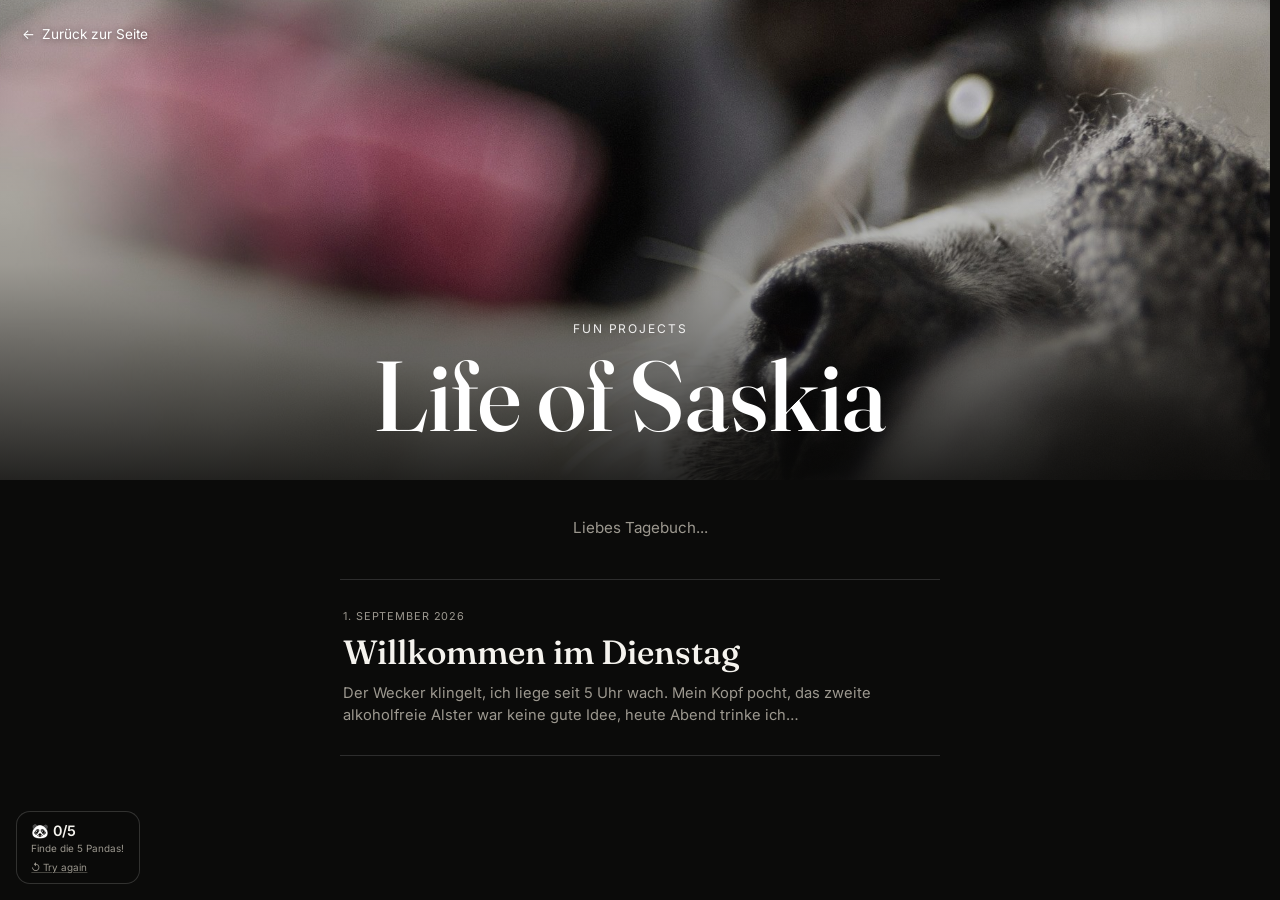
<file: apps/blog/index.html>
<!doctype html>
<html lang="de">
<head>
<meta charset="UTF-8">
<meta name="robots" content="noindex, nofollow">
<meta name="viewport" content="width=device-width, initial-scale=1.0">
<title>Blog — Saskia Krug</title>
<link rel="icon" type="image/png" href="../../assets/header/favicon.png">
<link rel="preconnect" href="https://fonts.googleapis.com">
<link rel="preconnect" href="https://fonts.gstatic.com" crossorigin>
<link href="https://fonts.googleapis.com/css2?family=Fraunces:opsz,wght@9..144,340;9..144,440;9..144,520&family=Inter:wght@300;400;500;600&display=swap" rel="stylesheet">
<link rel="stylesheet" href="style.css">
<link rel="stylesheet" href="../../css/panda-hunt.css">
<link href="https://assets.calendly.com/assets/external/widget.css" rel="stylesheet">
<script src="https://assets.calendly.com/assets/external/widget.js" type="text/javascript" async></script>
<!-- Cloudflare Web Analytics --><script type='module' src='https://static.cloudflareinsights.com/beacon.min.js' data-cf-beacon='{"token": "488ae56f09494317940a89add49a02ae"}'></script><!-- End Cloudflare Web Analytics -->
</head>
<body data-panda-page="blog">

<a href="../../index.html#fun-projects" class="app__back app__back--overlay"><span>←</span> Zurück zur Seite</a>

<div class="blog-hero">
  <div class="blog-hero__bg" style="background-image:url('../../assets/header/closing-bg.jpeg')"></div>
  <div class="blog-hero__overlay"></div>
  <div class="blog-hero__content">
    <p class="blog-hero__eyebrow">Fun Projects</p>
    <h1 class="blog-hero__title">Life of Saskia</h1>
  </div>
</div>

<header class="app__header">
  <p class="app__sub">Liebes Tagebuch...</p>
</header>

<!-- LIST -->
<section class="list" id="postList"></section>

<!-- SINGLE POST -->
<section class="post" id="postView" hidden>
  <button type="button" class="post__back" id="postBackBtn"><span>←</span> Zur Übersicht</button>
  <article class="post__card" id="postCard">
    <img src="../../assets/header/SK_Logo.png" class="post__logo" alt="SK">
    <p class="post__date" id="postDate"></p>
    <h2 class="post__title" id="postTitle"></h2>
    <div class="post__body" id="postBody"></div>
  </article>
  <button type="button" class="post__back post__back--bottom" id="postBackBtnBottom"><span>←</span> Zur Übersicht</button>
</section>

<script src="posts.js"></script>
<script src="script.js"></script>
<script>window.PANDA_ASSET_BASE = "../../assets/";</script>
<script src="../../js/panda-hunt.js"></script>
</body>
</html>
</file>
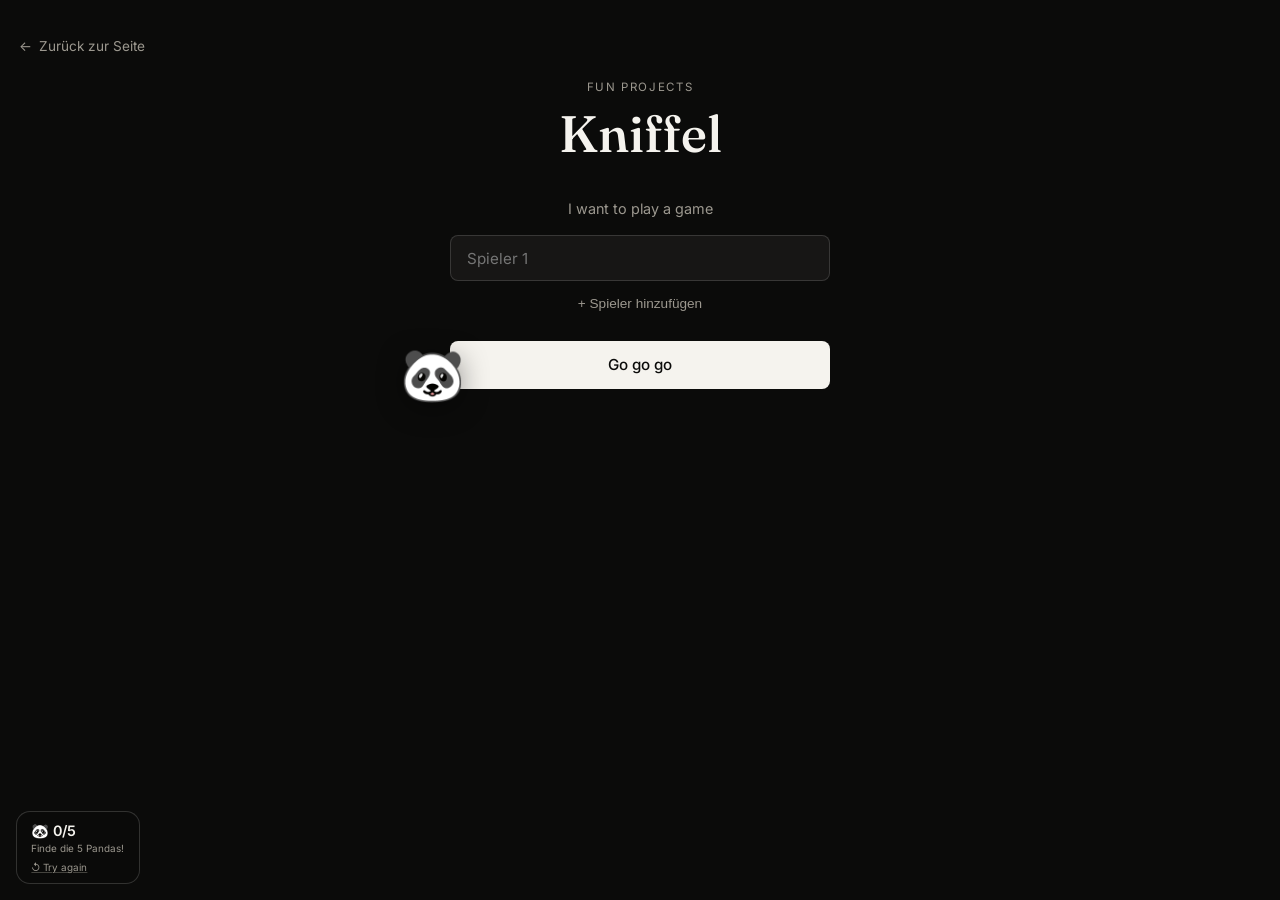
<file: apps/kniffel/index.html>
<!doctype html>
<html lang="de">
<head>
<meta charset="UTF-8">
<meta name="robots" content="noindex, nofollow">
<meta name="viewport" content="width=device-width, initial-scale=1.0">
<title>Kniffel — Saskia Krug</title>
<link rel="icon" type="image/png" href="../../assets/header/favicon.png">
<link rel="preconnect" href="https://fonts.googleapis.com">
<link rel="preconnect" href="https://fonts.gstatic.com" crossorigin>
<link href="https://fonts.googleapis.com/css2?family=Fraunces:opsz,wght@9..144,340;9..144,440;9..144,520&family=Inter:wght@300;400;500;600&display=swap" rel="stylesheet">
<link rel="stylesheet" href="style.css">
<link rel="stylesheet" href="../../css/panda-hunt.css">
<link href="https://assets.calendly.com/assets/external/widget.css" rel="stylesheet">
<script src="https://assets.calendly.com/assets/external/widget.js" type="text/javascript" async></script>
<!-- Cloudflare Web Analytics --><script type='module' src='https://static.cloudflareinsights.com/beacon.min.js' data-cf-beacon='{"token": "488ae56f09494317940a89add49a02ae"}'></script><!-- End Cloudflare Web Analytics -->
</head>
<body data-panda-page="kniffel">

<a href="../../index.html#fun-projects" class="app__back"><span>←</span> Zurück zur Seite</a>

<header class="app__header">
  <p class="app__eyebrow">Fun Projects</p>
  <h1 class="app__title">Kniffel</h1>
</header>

<div id="kniffelRoot"></div>

<script src="kniffel.js"></script>
<script>
  KniffelGame.mount(document.getElementById("kniffelRoot"));
</script>
<script>window.PANDA_ASSET_BASE = "../../assets/";</script>
<script src="../../js/panda-hunt.js"></script>
</body>
</html>
</file>
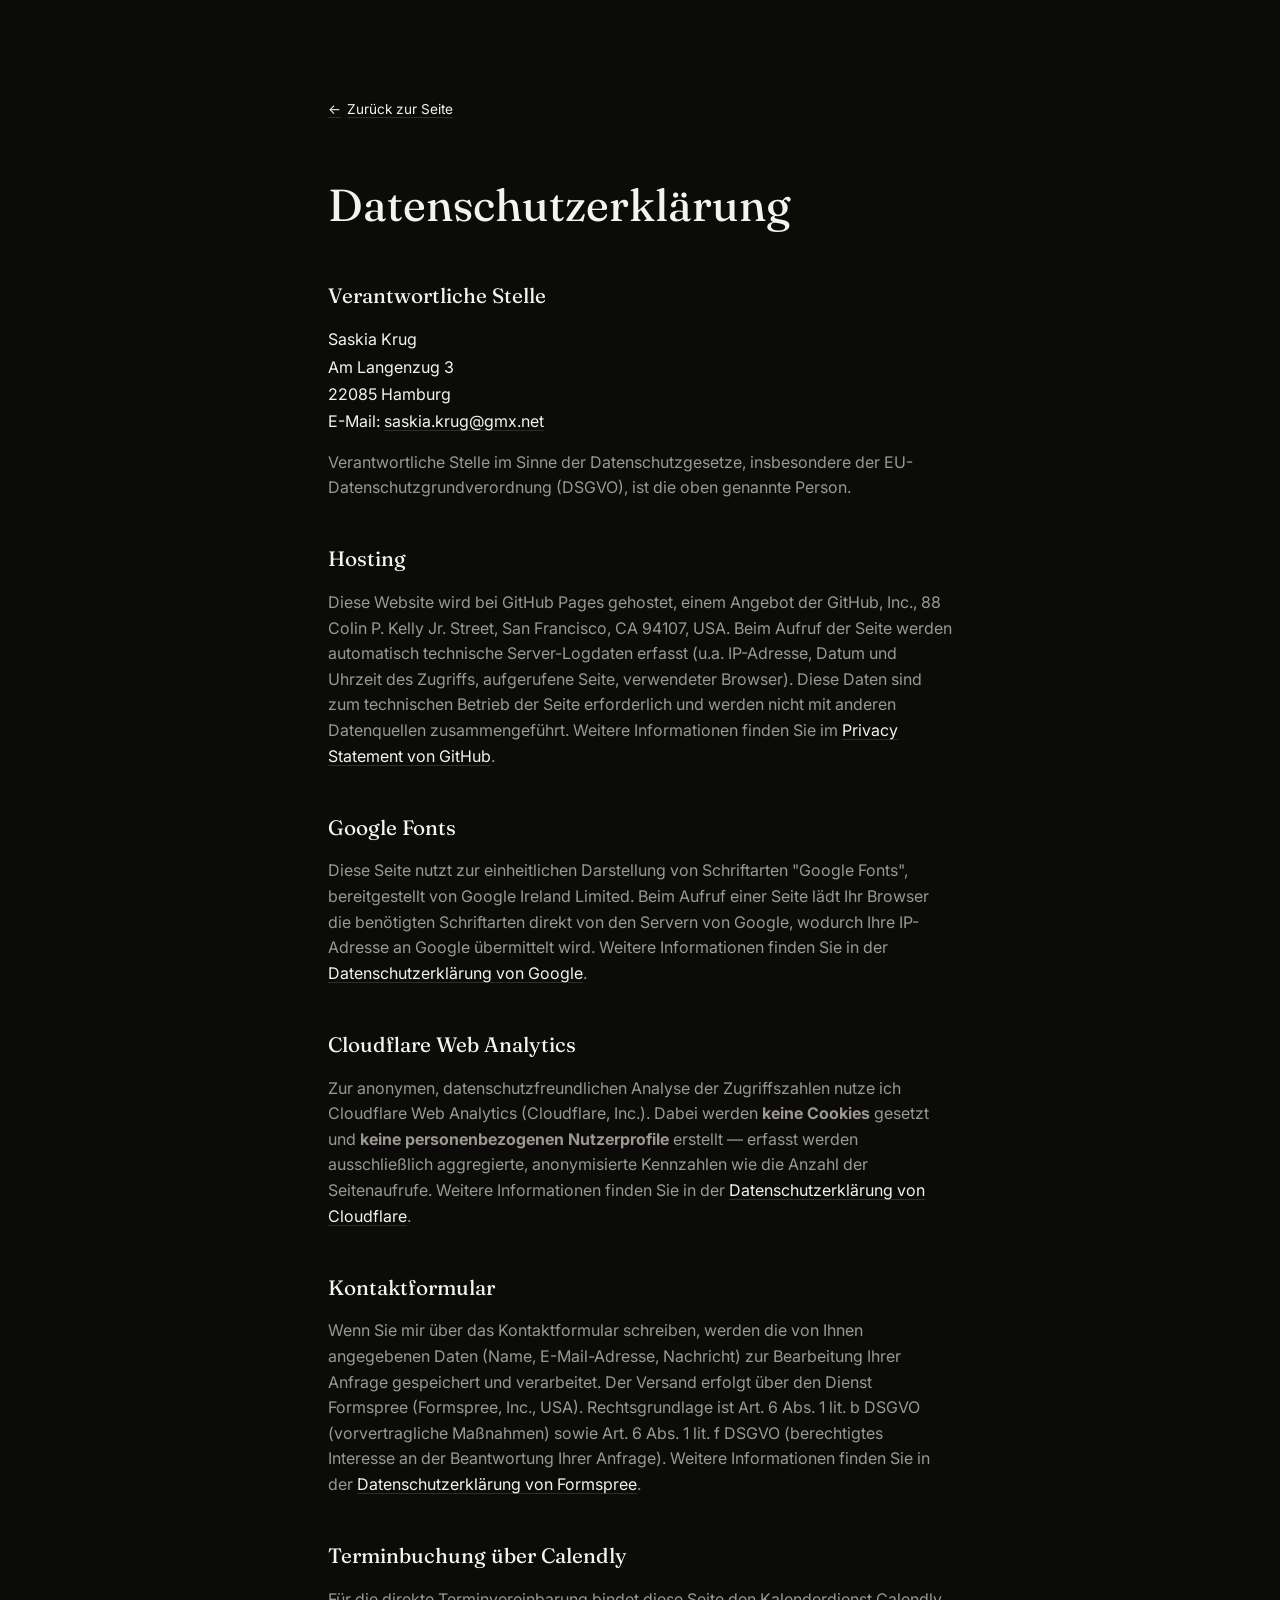
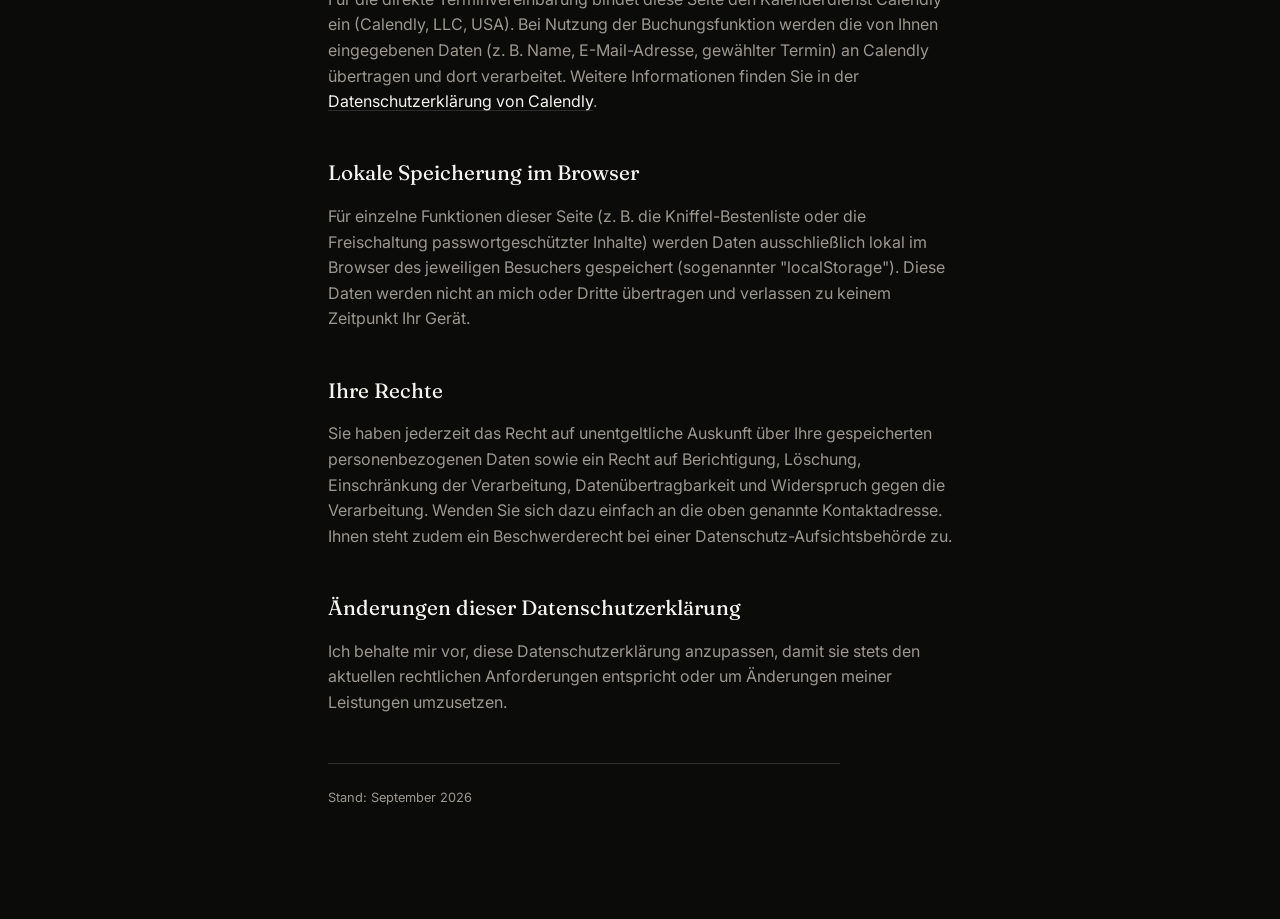
<file: datenschutz.html>
<!DOCTYPE html>
<html lang="de">
<head>
<meta charset="UTF-8">
<meta name="robots" content="noindex, nofollow">
<meta name="viewport" content="width=device-width, initial-scale=1.0">
<title>Datenschutzerklärung — Saskia Krug</title>
<link rel="icon" type="image/png" href="assets/header/favicon.png">
<link rel="preconnect" href="https://fonts.googleapis.com">
<link rel="preconnect" href="https://fonts.gstatic.com" crossorigin>
<link href="https://fonts.googleapis.com/css2?family=Fraunces:opsz,wght@9..144,340;9..144,440;9..144,520&family=Inter:wght@300;400;500;600&display=swap" rel="stylesheet">
<link rel="stylesheet" href="css/style.css">
<link rel="stylesheet" href="css/legal.css">
</head>
<body>

<main class="legal">
  <a href="index.html" class="legal__back"><span>←</span> Zurück zur Seite</a>

  <h1>Datenschutzerklärung</h1>

  <h2>Verantwortliche Stelle</h2>
  <address>
    Saskia Krug<br>
    Am Langenzug 3<br>
    22085 Hamburg<br>
    E-Mail: <a href="mailto:saskia.krug@gmx.net">saskia.krug@gmx.net</a>
  </address>
  <p>Verantwortliche Stelle im Sinne der Datenschutzgesetze, insbesondere der EU-Datenschutzgrundverordnung (DSGVO), ist die oben genannte Person.</p>

  <h2>Hosting</h2>
  <p>Diese Website wird bei GitHub Pages gehostet, einem Angebot der GitHub, Inc., 88 Colin P. Kelly Jr. Street, San Francisco, CA 94107, USA. Beim Aufruf der Seite werden automatisch technische Server-Logdaten erfasst (u.a. IP-Adresse, Datum und Uhrzeit des Zugriffs, aufgerufene Seite, verwendeter Browser). Diese Daten sind zum technischen Betrieb der Seite erforderlich und werden nicht mit anderen Datenquellen zusammengeführt. Weitere Informationen finden Sie im <a href="https://docs.github.com/en/site-policy/privacy-policies/github-general-privacy-statement" target="_blank" rel="noopener">Privacy Statement von GitHub</a>.</p>

  <h2>Google Fonts</h2>
  <p>Diese Seite nutzt zur einheitlichen Darstellung von Schriftarten "Google Fonts", bereitgestellt von Google Ireland Limited. Beim Aufruf einer Seite lädt Ihr Browser die benötigten Schriftarten direkt von den Servern von Google, wodurch Ihre IP-Adresse an Google übermittelt wird. Weitere Informationen finden Sie in der <a href="https://policies.google.com/privacy" target="_blank" rel="noopener">Datenschutzerklärung von Google</a>.</p>

  <h2>Cloudflare Web Analytics</h2>
  <p>Zur anonymen, datenschutzfreundlichen Analyse der Zugriffszahlen nutze ich Cloudflare Web Analytics (Cloudflare, Inc.). Dabei werden <strong>keine Cookies</strong> gesetzt und <strong>keine personenbezogenen Nutzerprofile</strong> erstellt — erfasst werden ausschließlich aggregierte, anonymisierte Kennzahlen wie die Anzahl der Seitenaufrufe. Weitere Informationen finden Sie in der <a href="https://www.cloudflare.com/privacypolicy/" target="_blank" rel="noopener">Datenschutzerklärung von Cloudflare</a>.</p>

  <h2>Kontaktformular</h2>
  <p>Wenn Sie mir über das Kontaktformular schreiben, werden die von Ihnen angegebenen Daten (Name, E-Mail-Adresse, Nachricht) zur Bearbeitung Ihrer Anfrage gespeichert und verarbeitet. Der Versand erfolgt über den Dienst Formspree (Formspree, Inc., USA). Rechtsgrundlage ist Art. 6 Abs. 1 lit. b DSGVO (vorvertragliche Maßnahmen) sowie Art. 6 Abs. 1 lit. f DSGVO (berechtigtes Interesse an der Beantwortung Ihrer Anfrage). Weitere Informationen finden Sie in der <a href="https://formspree.io/legal/privacy-policy" target="_blank" rel="noopener">Datenschutzerklärung von Formspree</a>.</p>

  <h2>Terminbuchung über Calendly</h2>
  <p>Für die direkte Terminvereinbarung bindet diese Seite den Kalenderdienst Calendly ein (Calendly, LLC, USA). Bei Nutzung der Buchungsfunktion werden die von Ihnen eingegebenen Daten (z. B. Name, E-Mail-Adresse, gewählter Termin) an Calendly übertragen und dort verarbeitet. Weitere Informationen finden Sie in der <a href="https://calendly.com/privacy" target="_blank" rel="noopener">Datenschutzerklärung von Calendly</a>.</p>

  <h2>Lokale Speicherung im Browser</h2>
  <p>Für einzelne Funktionen dieser Seite (z. B. die Kniffel-Bestenliste oder die Freischaltung passwortgeschützter Inhalte) werden Daten ausschließlich lokal im Browser des jeweiligen Besuchers gespeichert (sogenannter "localStorage"). Diese Daten werden nicht an mich oder Dritte übertragen und verlassen zu keinem Zeitpunkt Ihr Gerät.</p>

  <h2>Ihre Rechte</h2>
  <p>Sie haben jederzeit das Recht auf unentgeltliche Auskunft über Ihre gespeicherten personenbezogenen Daten sowie ein Recht auf Berichtigung, Löschung, Einschränkung der Verarbeitung, Datenübertragbarkeit und Widerspruch gegen die Verarbeitung. Wenden Sie sich dazu einfach an die oben genannte Kontaktadresse. Ihnen steht zudem ein Beschwerderecht bei einer Datenschutz-Aufsichtsbehörde zu.</p>

  <h2>Änderungen dieser Datenschutzerklärung</h2>
  <p>Ich behalte mir vor, diese Datenschutzerklärung anzupassen, damit sie stets den aktuellen rechtlichen Anforderungen entspricht oder um Änderungen meiner Leistungen umzusetzen.</p>

  <p class="legal__meta">Stand: September 2026</p>
</main>

</body>
</html>
</file>
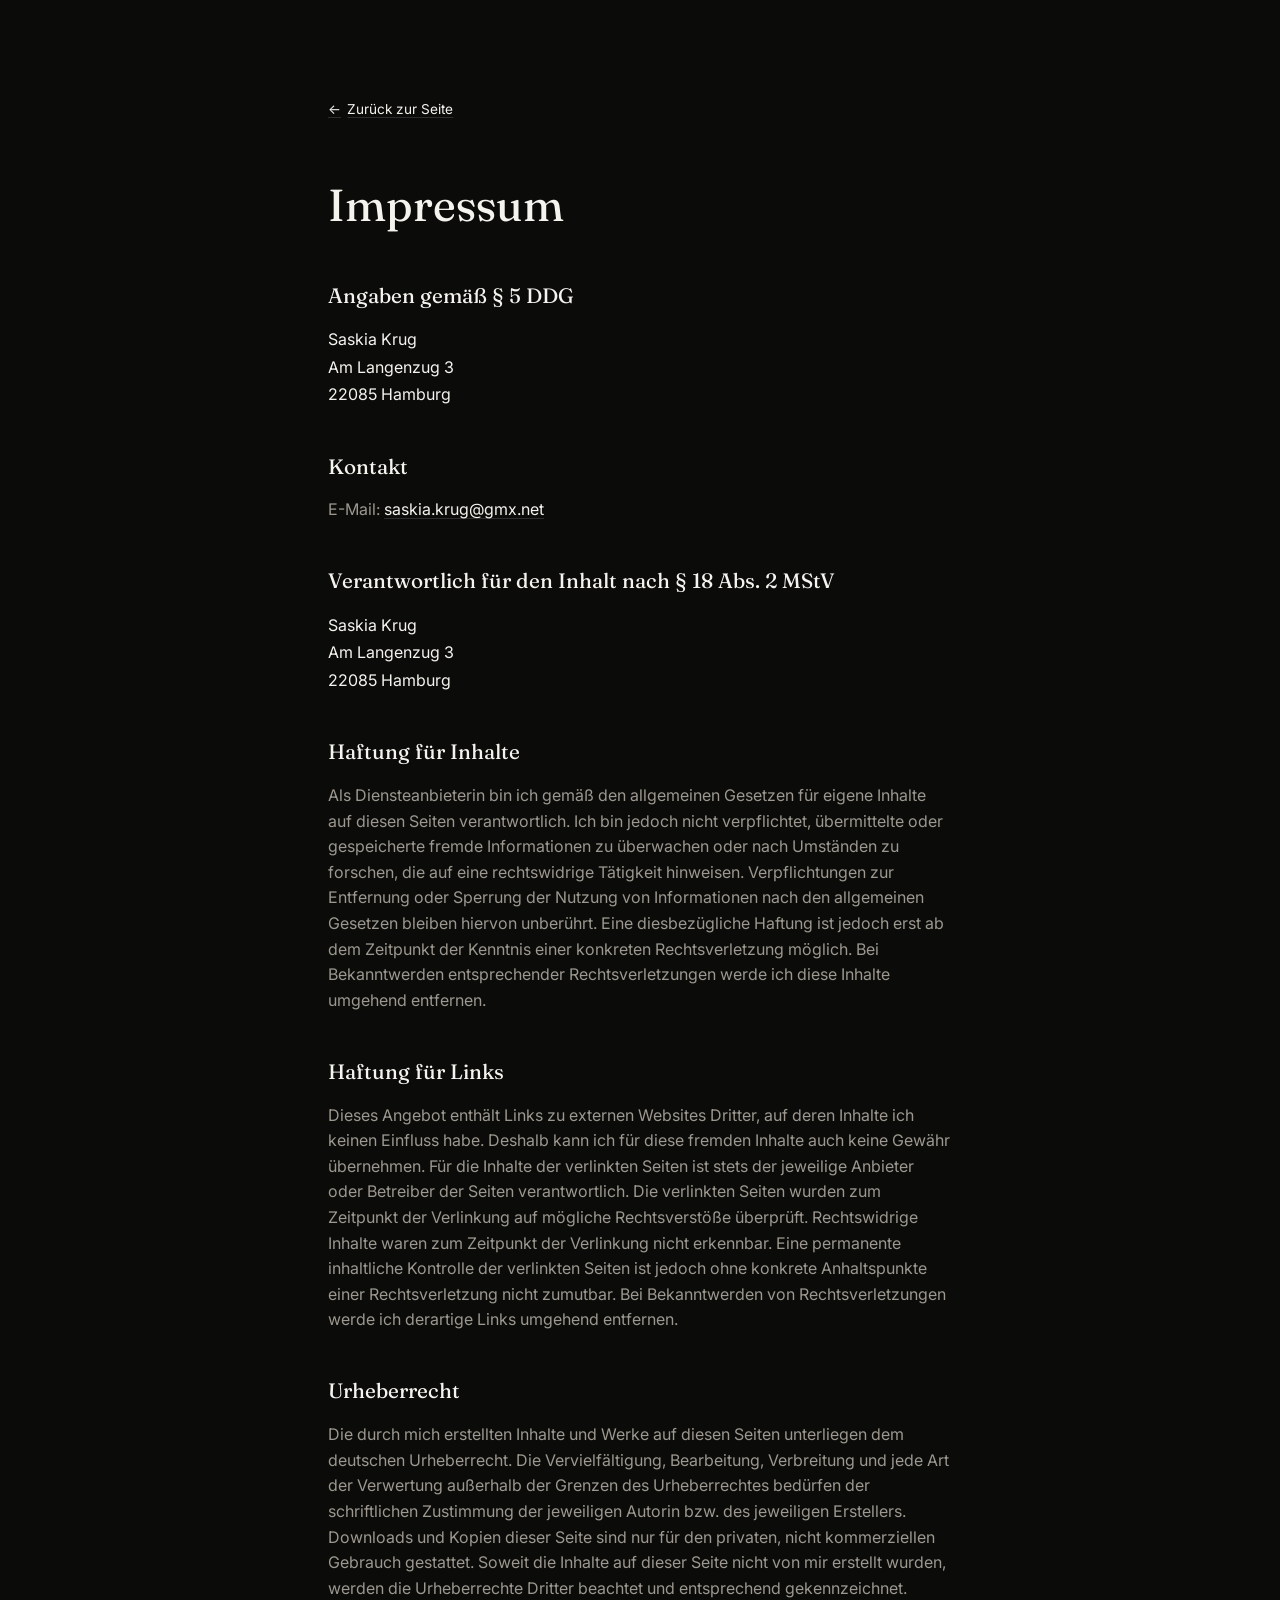
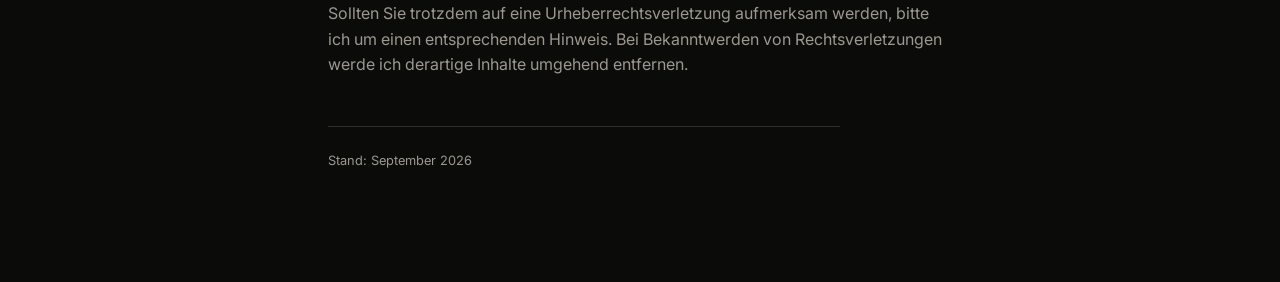
<file: impressum.html>
<!DOCTYPE html>
<html lang="de">
<head>
<meta charset="UTF-8">
<meta name="robots" content="noindex, nofollow">
<meta name="viewport" content="width=device-width, initial-scale=1.0">
<title>Impressum — Saskia Krug</title>
<link rel="icon" type="image/png" href="assets/header/favicon.png">
<link rel="preconnect" href="https://fonts.googleapis.com">
<link rel="preconnect" href="https://fonts.gstatic.com" crossorigin>
<link href="https://fonts.googleapis.com/css2?family=Fraunces:opsz,wght@9..144,340;9..144,440;9..144,520&family=Inter:wght@300;400;500;600&display=swap" rel="stylesheet">
<link rel="stylesheet" href="css/style.css">
<link rel="stylesheet" href="css/legal.css">
</head>
<body>

<main class="legal">
  <a href="index.html" class="legal__back"><span>←</span> Zurück zur Seite</a>

  <h1>Impressum</h1>

  <h2>Angaben gemäß § 5 DDG</h2>
  <address>
    Saskia Krug<br>
    Am Langenzug 3<br>
    22085 Hamburg
  </address>

  <h2>Kontakt</h2>
  <p>E-Mail: <a href="mailto:saskia.krug@gmx.net">saskia.krug@gmx.net</a></p>

  <h2>Verantwortlich für den Inhalt nach § 18 Abs. 2 MStV</h2>
  <address>
    Saskia Krug<br>
    Am Langenzug 3<br>
    22085 Hamburg
  </address>

  <h2>Haftung für Inhalte</h2>
  <p>Als Diensteanbieterin bin ich gemäß den allgemeinen Gesetzen für eigene Inhalte auf diesen Seiten verantwortlich. Ich bin jedoch nicht verpflichtet, übermittelte oder gespeicherte fremde Informationen zu überwachen oder nach Umständen zu forschen, die auf eine rechtswidrige Tätigkeit hinweisen. Verpflichtungen zur Entfernung oder Sperrung der Nutzung von Informationen nach den allgemeinen Gesetzen bleiben hiervon unberührt. Eine diesbezügliche Haftung ist jedoch erst ab dem Zeitpunkt der Kenntnis einer konkreten Rechtsverletzung möglich. Bei Bekanntwerden entsprechender Rechtsverletzungen werde ich diese Inhalte umgehend entfernen.</p>

  <h2>Haftung für Links</h2>
  <p>Dieses Angebot enthält Links zu externen Websites Dritter, auf deren Inhalte ich keinen Einfluss habe. Deshalb kann ich für diese fremden Inhalte auch keine Gewähr übernehmen. Für die Inhalte der verlinkten Seiten ist stets der jeweilige Anbieter oder Betreiber der Seiten verantwortlich. Die verlinkten Seiten wurden zum Zeitpunkt der Verlinkung auf mögliche Rechtsverstöße überprüft. Rechtswidrige Inhalte waren zum Zeitpunkt der Verlinkung nicht erkennbar. Eine permanente inhaltliche Kontrolle der verlinkten Seiten ist jedoch ohne konkrete Anhaltspunkte einer Rechtsverletzung nicht zumutbar. Bei Bekanntwerden von Rechtsverletzungen werde ich derartige Links umgehend entfernen.</p>

  <h2>Urheberrecht</h2>
  <p>Die durch mich erstellten Inhalte und Werke auf diesen Seiten unterliegen dem deutschen Urheberrecht. Die Vervielfältigung, Bearbeitung, Verbreitung und jede Art der Verwertung außerhalb der Grenzen des Urheberrechtes bedürfen der schriftlichen Zustimmung der jeweiligen Autorin bzw. des jeweiligen Erstellers. Downloads und Kopien dieser Seite sind nur für den privaten, nicht kommerziellen Gebrauch gestattet. Soweit die Inhalte auf dieser Seite nicht von mir erstellt wurden, werden die Urheberrechte Dritter beachtet und entsprechend gekennzeichnet. Sollten Sie trotzdem auf eine Urheberrechtsverletzung aufmerksam werden, bitte ich um einen entsprechenden Hinweis. Bei Bekanntwerden von Rechtsverletzungen werde ich derartige Inhalte umgehend entfernen.</p>

  <p class="legal__meta">Stand: September 2026</p>
</main>

</body>
</html>
</file>
<file: apps/blog/style.css>
:root{
  --bg: #0b0b0a;
  --bg-alt: #171615;
  --ink: #f5f3ee;
  --ink-soft: #9c988f;
  --line: rgba(255,255,255,.14);
  --accent: #c9603e;
  --paper: #f2ead9;
  --paper-ink: #2a231c;
  --paper-line: rgba(42,35,28,.18);
  --serif: 'Fraunces', Georgia, serif;
  --sans: 'Inter', -apple-system, BlinkMacSystemFont, sans-serif;
}
*{ box-sizing:border-box; margin:0; padding:0; }
html{ background:var(--bg); }
body{
  background:var(--bg); color:var(--ink);
  font-family:var(--sans);
  min-height:100vh;
  padding:2.4rem 1.2rem 5rem;
  display:flex; flex-direction:column; align-items:center;
}

.app__back{
  align-self:flex-start;
  display:flex; align-items:center; gap:.4rem;
  color:var(--ink-soft); text-decoration:none; font-size:.85rem;
  margin-bottom:1.6rem;
  transition:color .2s;
}
.app__back:hover{ color:var(--ink); }
.app__back--overlay{
  position:absolute; top:1.6rem; left:1.4rem; z-index:2;
  color:#fff; margin-bottom:0;
  text-shadow:0 1px 6px rgba(0,0,0,.5);
}
.app__back--overlay:hover{ color:#fff; opacity:.8; }

/* ---------- BLOG HERO ---------- */
.blog-hero{
  position:relative;
  width:100vw;
  margin-left:calc(50% - 50vw);
  margin-top:-2.4rem;
  margin-bottom:2.4rem;
  height:min(56vh, 480px);
  min-height:320px;
  overflow:hidden;
}
.blog-hero__bg{
  position:absolute; inset:0;
  background-size:cover; background-position:center;
}
.blog-hero__overlay{
  position:absolute; inset:0;
  background:linear-gradient(180deg, rgba(10,10,9,.1) 0%, rgba(10,10,9,.3) 55%, rgba(10,10,9,.88) 100%);
}
.blog-hero__content{
  position:absolute; inset:0;
  display:flex; flex-direction:column; align-items:center; justify-content:flex-end;
  text-align:center; padding-bottom:2.2rem;
  color:#fff;
}
.blog-hero__eyebrow{
  font-size:.75rem; letter-spacing:.16em; text-transform:uppercase;
  opacity:.9; margin-bottom:.6rem;
}
.blog-hero__title{
  font-family:var(--serif); font-weight:520;
  font-size:clamp(3rem,9vw,6.2rem);
  line-height:1;
}

.app__header{ text-align:center; margin-bottom:2.6rem; max-width:480px; }
.app__eyebrow{
  font-size:.72rem; letter-spacing:.14em; text-transform:uppercase;
  color:var(--ink-soft); margin-bottom:.5rem;
}
.app__title{
  font-family:var(--serif); font-weight:520;
  font-size:clamp(2.2rem,6vw,3.2rem);
  margin-bottom:.6rem;
}
.app__sub{ color:var(--ink-soft); font-size:.95rem; }

/* ---------- LIST ---------- */
.list[hidden], .post[hidden]{ display:none; }
.list{
  width:100%; max-width:600px;
  display:flex; flex-direction:column;
  border-top:1px solid var(--line);
}
.list__empty{
  text-align:center; color:var(--ink-soft);
  padding:3rem 1.5rem; border:1px dashed var(--line); border-radius:16px;
  margin-top:1.5rem;
}
.list__empty-title{
  font-family:var(--serif); font-weight:520; font-size:1.2rem;
  color:var(--ink); margin-bottom:.5rem;
}

.list__item{
  display:block; width:100%; text-align:left;
  background:none; color:var(--ink);
  border:none; border-bottom:1px solid var(--line); border-radius:0;
  padding:1.8rem .2rem;
  cursor:pointer;
  transition:opacity .2s;
  font-family:var(--sans);
}
.list__item:hover{ opacity:.7; }
.list__item-date{
  font-size:.68rem; letter-spacing:.08em; text-transform:uppercase;
  color:var(--ink-soft); margin-bottom:.5rem;
}
.list__item-title{
  font-family:var(--serif); font-weight:520; font-size:clamp(1.6rem,4vw,2.1rem);
  margin-bottom:.6rem;
}
.list__item-excerpt{ font-size:.92rem; color:var(--ink-soft); line-height:1.5; }

/* ---------- SINGLE POST ---------- */
.post{ width:100%; max-width:600px; display:flex; flex-direction:column; align-items:center; gap:1.4rem; }
.post__back{
  align-self:flex-start;
  display:flex; align-items:center; gap:.4rem;
  background:none; border:none; cursor:pointer;
  color:var(--ink-soft); font-size:.85rem; font-family:var(--sans);
  transition:color .2s;
}
.post__back:hover{ color:var(--ink); }
.post__back--bottom{
  align-self:center;
  margin-top:.6rem;
  border:1px solid var(--line); border-radius:30px;
  padding:.7rem 1.4rem;
}
.post__back--bottom:hover{ border-color:var(--ink-soft); }

.post__card{
  width:100%;
  background:none; color:var(--ink);
  border-top:1px solid var(--line); border-bottom:1px solid var(--line);
  padding:2.4rem .2rem 2.8rem;
}
.post__logo{ width:24px; display:block; margin:0 auto 1.2rem; opacity:.7; filter:invert(1) brightness(2); }
.post__date{
  text-align:center; font-size:.68rem; letter-spacing:.1em; text-transform:uppercase;
  color:var(--ink-soft); margin-bottom:.8rem;
}
.post__title{
  text-align:center; font-family:var(--serif); font-weight:520;
  font-size:clamp(2rem,5.5vw,2.8rem);
  margin-bottom:1.6rem;
  padding-bottom:1.4rem;
  border-bottom:1px solid var(--line);
}
.post__body{
  font-size:1.02rem; line-height:1.75; color:var(--ink);
  display:flex; flex-direction:column; gap:1.1rem;
}
</file>
<file: css/panda-hunt.css>
/* ---------- PANDA HUNT ---------- */
.panda-hunt-critter{
  position:absolute; z-index:50;
  width:64px; height:64px;
  display:flex; align-items:center; justify-content:center;
  font-size:52px; line-height:1;
  background:none; border:none; padding:0; cursor:pointer;
  filter:drop-shadow(0 6px 14px rgba(0,0,0,.4));
  animation:pandaBob 3s ease-in-out infinite;
  transition:transform .2s;
}
.panda-hunt-critter:hover{ transform:scale(1.12); }
.panda-hunt-critter.is-collected{
  animation:none;
  transform:scale(0) rotate(20deg);
  transition:transform .35s ease;
}
@keyframes pandaBob{
  0%, 100%{ transform:translateY(0); }
  50%{ transform:translateY(-8px); }
}

.panda-hunt-fly{
  position:fixed; z-index:560;
  font-size:26px; line-height:1;
  pointer-events:none;
  animation:pandaFlyOut .7s ease-out forwards;
}
@keyframes pandaFlyOut{
  0%{ transform:translate(0, 0) scale(1) rotate(0deg); opacity:1; }
  55%{ opacity:1; }
  100%{ transform:translate(var(--fly-x), var(--fly-y)) scale(.35) rotate(200deg); opacity:0; }
}

.panda-hunt-badge{
  position:fixed; left:1rem; bottom:1rem; z-index:550;
  display:flex; flex-direction:column; align-items:flex-start;
  gap:.15rem;
  background:rgba(11,11,10,.75); backdrop-filter:blur(8px);
  border:1px solid rgba(255,255,255,.16); border-radius:14px;
  padding:.6rem .9rem;
  font-family:'Inter', -apple-system, BlinkMacSystemFont, sans-serif;
  color:#f5f3ee;
  pointer-events:none;
}
.panda-hunt-badge__count{ font-size:.9rem; font-weight:600; }
.panda-hunt-badge__hint{ font-size:.62rem; color:#9c988f; }
.panda-hunt-badge__reset{
  pointer-events:auto;
  margin-top:.3rem;
  font-family:'Inter', -apple-system, BlinkMacSystemFont, sans-serif;
  font-size:.62rem; color:#9c988f;
  background:none; border:none; padding:0; cursor:pointer;
  text-decoration:underline; text-decoration-color:rgba(156,152,143,.4);
  transition:color .2s;
}
.panda-hunt-badge__reset:hover{ color:#f5f3ee; }

.panda-hunt-toast{
  position:fixed; left:50%; bottom:5rem; z-index:550;
  transform:translate(-50%, 12px);
  background:#f5f3ee; color:#0b0b0a;
  font-family:'Inter', -apple-system, BlinkMacSystemFont, sans-serif;
  font-size:.85rem; font-weight:500;
  padding:.7rem 1.2rem; border-radius:30px;
  opacity:0; transition:opacity .25s, transform .25s;
  box-shadow:0 10px 30px rgba(0,0,0,.3);
}
.panda-hunt-toast.is-visible{ opacity:1; transform:translate(-50%, 0); }

.panda-hunt-celebration{
  position:fixed; inset:0; z-index:600;
  background:rgba(8,8,7,.9); backdrop-filter:blur(10px);
  display:flex; align-items:center; justify-content:center;
  padding:1.5rem;
}
.panda-hunt-celebration__card{
  background:#f2ead9; color:#2a231c;
  border-radius:18px; padding:2.4rem 2rem;
  max-width:380px; width:100%; text-align:center;
  box-shadow:0 30px 80px rgba(0,0,0,.5);
}
.panda-hunt-celebration__panda{ width:90px; margin:0 auto 1rem; }
.panda-hunt-celebration__card h2{
  font-family:'Fraunces', Georgia, serif; font-weight:520; font-size:1.6rem;
  margin-bottom:1rem;
}
.panda-hunt-celebration__text{ font-size:.92rem; line-height:1.5; margin-bottom:1.4rem; }
.panda-hunt-celebration__cta{
  display:block; width:100%;
  font-family:'Inter', sans-serif; font-weight:500; font-size:.9rem;
  padding:.85rem 1.4rem; border-radius:8px;
  background:#2a231c; color:#f2ead9; text-decoration:none;
  margin-bottom:.7rem;
  transition:opacity .2s;
}
.panda-hunt-celebration__cta:hover{ opacity:.85; }
.panda-hunt-celebration__close{
  font-family:'Inter', sans-serif; font-weight:500; font-size:.82rem;
  padding:.5rem 1rem; border:none; background:none;
  color:rgba(42,35,28,.55); cursor:pointer;
}
</file>
<file: apps/kniffel/style.css>
:root{
  --bg: #0b0b0a;
  --bg-alt: #171615;
  --ink: #f5f3ee;
  --ink-soft: #9c988f;
  --line: rgba(255,255,255,.14);
  --accent: #ff2f9e;
  --paper: #f2ead9;
  --paper-ink: #2a231c;
  --paper-line: rgba(42,35,28,.18);
  --serif: 'Fraunces', Georgia, serif;
  --sans: 'Inter', -apple-system, BlinkMacSystemFont, sans-serif;
}
*{ box-sizing:border-box; margin:0; padding:0; }
html{ background:var(--bg); }
body{
  background:var(--bg); color:var(--ink);
  font-family:var(--sans);
  min-height:100vh;
  padding:2.4rem 1.2rem 5rem;
  display:flex; flex-direction:column; align-items:center;
}

.app__back{
  align-self:flex-start;
  display:flex; align-items:center; gap:.4rem;
  color:var(--ink-soft); text-decoration:none; font-size:.85rem;
  margin-bottom:1.6rem;
  transition:color .2s;
}
.app__back:hover{ color:var(--ink); }

.kniffel-game{ width:100%; display:flex; flex-direction:column; align-items:center; }

.app__header{ text-align:center; margin-bottom:2.2rem; }
.app__eyebrow{
  font-size:.72rem; letter-spacing:.14em; text-transform:uppercase;
  color:var(--ink-soft); margin-bottom:.5rem;
}
.app__title{
  font-family:var(--serif); font-weight:520;
  font-size:clamp(2.2rem,6vw,3.2rem);
}

/* ---------- SETUP ---------- */
.setup[hidden], .game[hidden]{ display:none; }
.setup{
  width:100%; max-width:380px;
  display:flex; flex-direction:column; align-items:stretch;
  gap:.7rem;
}
.setup__label{
  text-align:center; color:var(--ink-soft); font-size:.9rem; margin-bottom:.4rem;
}
.setup__players{ display:flex; flex-direction:column; gap:.6rem; }
.setup__input{
  width:100%; font-family:var(--sans); font-size:.95rem;
  padding:.8rem 1rem;
  border:1px solid var(--line); border-radius:8px;
  background:var(--bg-alt); color:var(--ink);
}
.setup__input:focus{ outline:none; border-color:var(--ink-soft); }
.setup__add{
  align-self:center; margin-top:.2rem;
  background:none; border:none; color:var(--ink-soft);
  font-size:.85rem; cursor:pointer; transition:color .2s;
}
.setup__add:hover{ color:var(--ink); }
.setup__start{
  margin-top:1.2rem;
  font-family:var(--sans); font-weight:500; font-size:.95rem;
  padding:.9rem 1rem; border:none; border-radius:8px;
  background:var(--ink); color:var(--bg); cursor:pointer;
  transition:opacity .2s;
}
.setup__start:hover{ opacity:.9; }

/* ---------- GAME LAYOUT ---------- */
.game{
  width:100%; max-width:840px;
  display:flex; flex-direction:column; align-items:center; gap:2.4rem;
}
.game__back{
  align-self:flex-start;
  display:flex; align-items:center; gap:.4rem;
  color:var(--ink-soft); text-decoration:none; font-size:.85rem;
  transition:color .2s;
}
.game__back:hover{ color:var(--ink); }

/* ---------- DICE TRAY ---------- */
.dice-tray{ display:flex; flex-direction:column; align-items:center; gap:1.1rem; }
.dice-tray__status{
  font-family:var(--serif); font-weight:440; font-size:clamp(1.2rem,3vw,1.5rem);
}
.dice-tray__dice{ display:flex; gap:.9rem; flex-wrap:wrap; justify-content:center; }

.die{
  width:64px; height:64px;
  background:#faf7f0; border:none; border-radius:14px;
  cursor:pointer;
  box-shadow:0 10px 24px rgba(0,0,0,.35);
  transition:transform .2s, box-shadow .2s;
  padding:9px;
}
.die__face{
  display:grid; grid-template-columns:repeat(3,1fr); grid-template-rows:repeat(3,1fr);
  width:100%; height:100%;
}
.die__pip{ border-radius:50%; align-self:center; justify-self:center; width:9px; height:9px; }
.die__pip.is-on{ background:#231f1a; }

.die.is-held{
  transform:translateY(-8px);
  box-shadow:0 4px 14px rgba(255,47,158,.5), 0 0 0 3px var(--accent);
}
.die.is-rolling{ animation:dieTumble .55s cubic-bezier(.34,1.56,.64,1); }
.die.is-settled{ animation:dieSettle .22s ease; }
.die:disabled{ cursor:default; }
@keyframes dieTumble{
  0%{ transform:rotate(0deg) scale(1) translateY(0); }
  15%{ transform:rotate(-45deg) scale(1.1) translateY(-14px); }
  32%{ transform:rotate(70deg) scale(1.16) translateY(-6px); }
  50%{ transform:rotate(-110deg) scale(1.12) translateY(-16px); }
  68%{ transform:rotate(160deg) scale(1.1) translateY(-4px); }
  84%{ transform:rotate(210deg) scale(1.05) translateY(-8px); }
  100%{ transform:rotate(360deg) scale(1) translateY(0); }
}
@keyframes dieSettle{
  0%{ transform:scale(1.22); }
  60%{ transform:scale(.94); }
  100%{ transform:scale(1); }
}

.dice-tray__roll{
  font-family:var(--sans); font-weight:500; font-size:.95rem;
  padding:.85rem 2.4rem; border:none; border-radius:30px;
  background:var(--accent); color:#fff; cursor:pointer;
  transition:opacity .2s, transform .2s;
}
.dice-tray__roll:hover{ opacity:.92; transform:translateY(-1px); }
.dice-tray__roll:disabled{
  background:var(--bg-alt); color:var(--ink-soft); cursor:default; transform:none;
}
.dice-tray__hint{ font-size:.8rem; color:var(--ink-soft); }

.confirm-bar[hidden]{ display:none; }
.confirm-bar{
  display:flex; align-items:center; gap:1rem; flex-wrap:wrap; justify-content:center;
  background:var(--bg-alt); border:1px solid var(--line); border-radius:12px;
  padding:.9rem 1.2rem;
  animation:confirmIn .2s ease;
}
.confirm-bar p{ font-size:.9rem; }
.confirm-bar__actions{ display:flex; gap:.6rem; }
.confirm-bar__cancel, .confirm-bar__ok{
  font-family:var(--sans); font-weight:500; font-size:.85rem;
  padding:.5rem 1.1rem; border-radius:20px; cursor:pointer; border:1px solid transparent;
}
.confirm-bar__cancel{
  background:none; border-color:var(--line); color:var(--ink-soft);
}
.confirm-bar__cancel:hover{ color:var(--ink); }
.confirm-bar__ok{ background:var(--accent); color:#fff; }
.confirm-bar__ok:hover{ opacity:.9; }
@keyframes confirmIn{
  from{ opacity:0; transform:translateY(-6px); }
  to{ opacity:1; transform:translateY(0); }
}

/* ---------- SCORESHEET ---------- */
.sheet-wrap{ width:100%; overflow-x:auto; padding-bottom:.4rem; }
.sheet{
  background:var(--paper); color:var(--paper-ink);
  border-radius:16px;
  padding:1.8rem clamp(1rem,3vw,2.2rem) 2.2rem;
  min-width:min(100%, 460px);
  width:fit-content;
  margin:0 auto;
  box-shadow:0 24px 60px rgba(0,0,0,.45);
  font-family:var(--sans);
}
.sheet__columns{ display:flex; flex-direction:column; }
.sheet__col{ width:100%; }

@media (min-width: 800px){
  .sheet{ width:100%; max-width:760px; }
  .sheet__columns{ flex-direction:row; gap:2.6rem; align-items:flex-start; }
  .sheet__col{ flex:1; min-width:0; }
}
.sheet__logo{ width:30px; display:block; margin:0 auto .6rem; opacity:.85; }
.sheet__title{
  text-align:center; font-family:var(--serif); font-weight:520;
  font-size:1.3rem; margin-bottom:1.4rem; letter-spacing:.01em;
}

.sheet__row{
  display:grid;
  grid-template-columns:1fr repeat(var(--players,1), 70px);
  align-items:center;
  gap:.4rem;
  padding:.5rem 0;
  border-bottom:1px dashed var(--paper-line);
}
.sheet__row--head{ border-bottom:1px solid var(--paper-ink); padding-bottom:.7rem; }
.sheet__row--head .sheet__player{
  font-family:var(--serif); font-weight:520; font-size:.95rem; text-align:center;
}
.sheet__row--section{
  border-bottom:none; padding:1rem 0 .3rem;
}
.sheet__section-label{
  font-size:.7rem; letter-spacing:.12em; text-transform:uppercase;
  color:rgba(42,35,28,.55);
}
.sheet__row--sub .sheet__label,
.sheet__row--sub .sheet__cell{ font-weight:600; }
.sheet__row--total{
  border-bottom:none; border-top:2px solid var(--paper-ink);
  margin-top:.3rem; padding-top:.8rem;
}
.sheet__row--total .sheet__label,
.sheet__row--total .sheet__cell{
  font-family:var(--serif); font-weight:520; font-size:1.05rem;
}

.sheet__label{ font-size:.88rem; }
.sheet__cell{
  text-align:center; font-size:.9rem;
  min-height:1.6rem;
  display:flex; align-items:center; justify-content:center;
}
.sheet__cell--empty{ color:rgba(42,35,28,.28); }
.sheet__cell--pickable{
  cursor:pointer; color:var(--accent); font-weight:600;
  border-radius:6px; transition:background .15s;
}
.sheet__cell--pickable:hover{ background:rgba(255,47,158,.14); }
.sheet__cell--pending{
  font-weight:700; color:#fff; background:var(--accent);
  border-radius:6px; animation:pendingPulse .5s ease;
}
@keyframes pendingPulse{
  0%{ transform:scale(1); }
  40%{ transform:scale(1.08); }
  100%{ transform:scale(1); }
}
.sheet__cell--filled{ font-weight:600; }
.sheet__cell--current{ position:relative; }
.sheet__cell--current::after{
  content:""; position:absolute; inset:-2px .2rem;
  border:1px solid rgba(255,47,158,.35); border-radius:6px; pointer-events:none;
}

/* ---------- RESULT ---------- */
.result{
  position:fixed; inset:0; z-index:50;
  background:var(--paper);
  display:flex; align-items:center; justify-content:center;
  overflow-y:auto;
  padding:3rem 1.5rem;
}
.result[hidden]{ display:none; }
.result__card{
  color:var(--paper-ink);
  width:100%; max-width:560px; text-align:center;
  margin:auto;
}
.result__logo{ width:44px; margin:0 auto 1.4rem; }
.result__label{
  font-size:.8rem; letter-spacing:.14em; text-transform:uppercase;
  color:rgba(42,35,28,.55); margin-bottom:.7rem;
}
.result__winner{
  font-family:var(--serif); font-weight:520; font-size:clamp(2rem,5.5vw,3.2rem);
  margin-bottom:2rem;
}
.result__scores{ display:flex; flex-direction:column; gap:.5rem; margin-bottom:2.4rem; }
.result__score-row{
  display:flex; align-items:center; justify-content:space-between; gap:.8rem;
  font-size:1rem;
  padding:.6rem 0; border-bottom:1px dashed var(--paper-line);
}
.result__score-row span:first-child{ font-weight:600; }
.result__enter-btn{
  font-family:var(--sans); font-size:.72rem; font-weight:500;
  padding:.4rem .8rem; border-radius:20px;
  border:1px solid var(--paper-ink); background:none; color:var(--paper-ink);
  cursor:pointer; white-space:nowrap;
  transition:background .2s, color .2s;
}
.result__enter-btn:hover{ background:var(--paper-ink); color:var(--paper); }
.result__enter-btn:disabled{
  opacity:.55; cursor:default; background:none; color:var(--paper-ink);
}

.result__highscore{ margin-bottom:2.4rem; }
.result__highscore-label{
  font-size:.8rem; letter-spacing:.14em; text-transform:uppercase;
  color:rgba(42,35,28,.55); margin-bottom:.8rem;
}
.result__highscore-list{ display:flex; flex-direction:column; gap:.3rem; }
.result__highscore-row{
  display:flex; justify-content:space-between; font-size:.95rem;
  padding:.4rem 0; border-bottom:1px dashed var(--paper-line);
}
.result__highscore-tag{
  font-size:.65rem; letter-spacing:.06em; text-transform:uppercase;
  color:var(--accent); border:1px solid var(--accent);
  border-radius:20px; padding:.15rem .55rem;
  margin-left:.3rem; white-space:nowrap;
}

.result__again{
  width:100%; max-width:320px;
  font-family:var(--sans); font-weight:500; font-size:.9rem;
  padding:.85rem 1rem; border:none; border-radius:8px;
  background:var(--paper-ink); color:var(--paper); cursor:pointer;
}
.result__back{
  display:inline-flex; margin-top:1.2rem;
  font-family:var(--sans); font-size:.85rem;
  color:var(--paper-ink); opacity:.65;
  text-decoration:none; transition:opacity .2s;
}
.result__back:hover{ opacity:1; }

@media (max-width: 520px){
  .sheet__row{ grid-template-columns:1fr repeat(var(--players,1), 56px); }
  .die{ width:52px; height:52px; }
}

/* ---------- KONFETTI (Kniffel-Wurf) ---------- */
.kniffel-confetti{
  position:fixed; inset:0; z-index:9999;
  pointer-events:none; overflow:hidden;
}
.kniffel-confetti__piece{
  position:absolute; top:-5vh;
  opacity:.95; border-radius:1px;
  animation-name:kniffelConfettiFall;
  animation-timing-function:cubic-bezier(.35,0,.65,1);
  animation-fill-mode:forwards;
}
@keyframes kniffelConfettiFall{
  0%{ transform:translateY(0) translateX(0) rotate(0deg); opacity:1; }
  100%{ transform:translateY(110vh) translateX(var(--drift)) rotate(var(--rotate)); opacity:.9; }
}
</file>
<file: css/style.css>
:root{
  --bg: #0b0b0a;
  --bg-alt: #171615;
  --ink: #f5f3ee;
  --ink-soft: #9c988f;
  --line: rgba(255,255,255,.14);
  --accent: #c9603e;
  --neon-pink: #ff2f9e;
  --neon-green: #39ff8f;
  --serif: 'Fraunces', Georgia, serif;
  --sans: 'Inter', -apple-system, BlinkMacSystemFont, sans-serif;
}

*{ box-sizing:border-box; margin:0; padding:0; }

/* ---------- PASSWORD GATE ---------- */
.password-gate{
  position:fixed; inset:0; z-index:9999;
  background:rgba(8,8,7,.92);
  backdrop-filter:blur(10px);
  display:flex; align-items:center; justify-content:center;
  padding:1.5rem;
}
.password-gate.is-hidden{ display:none; }
.password-gate__close{
  position:absolute; top:1.4rem; right:1.4rem;
  color:var(--ink); background:none;
}
.password-gate__box{
  width:100%; max-width:320px;
  display:flex; flex-direction:column; align-items:center;
  text-align:center;
}
.password-gate__logo{ width:34px; margin-bottom:1.6rem; filter:invert(1) brightness(2); }
.password-gate__label{
  font-family:'Inter', sans-serif; font-size:.85rem; color:var(--ink-soft);
  margin-bottom:1.4rem;
}
.password-gate__box input{
  width:100%; font-family:'Inter', sans-serif; font-size:.95rem;
  padding:.8rem 1rem; margin-bottom:.8rem;
  border:1px solid var(--line); border-radius:6px;
  background:var(--bg-alt); color:var(--ink); text-align:center;
}
.password-gate__box input:focus{ outline:none; border-color:var(--ink-soft); }
.password-gate__box button{
  width:100%; font-family:'Inter', sans-serif; font-weight:500; font-size:.9rem;
  padding:.8rem 1rem;
  border:none; border-radius:6px;
  background:var(--ink); color:var(--bg);
  cursor:pointer;
}
.password-gate__box button:hover{ opacity:.9; }
.password-gate__error{
  font-family:'Inter', sans-serif; font-size:.8rem; color:var(--accent);
  margin-top:.9rem;
}
/* ---------- INTRO LOADER ---------- */
.intro-loader{
  position:fixed; inset:0; z-index:9998;
  background:rgba(11,11,10,.55);
  backdrop-filter:blur(22px) saturate(1.15);
  -webkit-backdrop-filter:blur(22px) saturate(1.15);
  display:flex; align-items:center; justify-content:center;
  overflow:hidden;
  transition:opacity .75s ease;
}
.intro-loader.is-hidden{ opacity:0; pointer-events:none; }
.intro-loader__logo{
  width:100px;
  filter:drop-shadow(0 0 40px rgba(0,0,0,.45));
  animation:introZoom 1.5s cubic-bezier(.6,0,.85,.35) forwards;
}
@keyframes introZoom{
  0%{ transform:scale(.4) rotate(-32deg); opacity:0; }
  30%{ transform:scale(1) rotate(0deg); opacity:1; }
  48%{ transform:scale(1) rotate(0deg); opacity:1; }
  100%{ transform:scale(11) rotate(12deg); opacity:0; }
}
.hero-reveal{
  opacity:0; transform:translateY(14px);
  transition:opacity 1s ease, transform 1s cubic-bezier(.2,.7,.2,1);
}
.hero-reveal.is-visible{ opacity:1; transform:translateY(0); }
@media (prefers-reduced-motion:reduce){
  .intro-loader{ transition:none; }
  .intro-loader__logo{ animation:none; opacity:0; }
  .hero-reveal{ transition:none; }
}

html{ scroll-behavior:smooth; }
body{
  background:var(--bg);
  color:var(--ink);
  font-family:var(--sans);
  font-weight:400;
  line-height:1.6;
  -webkit-font-smoothing:antialiased;
  overflow-x:hidden;
}
img{ max-width:100%; display:block; }
a{ color:inherit; text-decoration:none; }
ul{ list-style:none; }

.section-label{
  font-size:.75rem;
  letter-spacing:.18em;
  text-transform:uppercase;
  color:var(--ink-soft);
  margin-bottom:1.2rem;
}

/* ---------- NAV ---------- */
.nav{
  position:fixed; top:0; left:0; right:0; z-index:200;
  display:flex; align-items:center; justify-content:space-between;
  padding:1.4rem clamp(1.2rem, 4vw, 3rem);
  color:#fff;
  transition:background .35s ease, color .35s ease, backdrop-filter .35s ease;
}
.nav.is-scrolled{
  background:rgba(11,11,10,.78);
  backdrop-filter:blur(10px);
  color:var(--ink);
  border-bottom:1px solid var(--line);
}
.nav__mark{ display:block; width:34px; }
.nav__logo{ width:34px; }
.nav__logo--light{ display:none; }

.nav__links{ display:flex; gap:2.2rem; font-size:.9rem; letter-spacing:.02em; }
.nav__links a{ opacity:.85; transition:opacity .2s; }
.nav__links a:hover{ opacity:1; }

.nav__social{ display:flex; gap:1rem; align-items:center; }
.nav__social a{ opacity:.85; transition:opacity .2s, transform .2s; }
.nav__social a:hover{ opacity:1; transform:translateY(-1px); }

@media (max-width: 640px){
  .nav{ padding:1.1rem 1rem; }
  .nav__links{ gap:.9rem; font-size:.68rem; }
  .nav__social{ gap:.6rem; }
  .nav__social svg{ width:15px; height:15px; }
}

/* ---------- HERO ---------- */
.hero{
  position:relative;
  height:100svh;
  min-height:560px;
  overflow:hidden;
  display:flex; align-items:center; justify-content:center;
}
.hero__bg{
  position:absolute; inset:-10% 0 0 0; height:120%; width:100%;
  background-size:cover; background-position:center;
  object-fit:cover; object-position:center;
  will-change:transform;
}
.hero__overlay{
  position:absolute; inset:0;
  background:linear-gradient(180deg, rgba(10,10,10,.55) 0%, rgba(10,10,10,.35) 45%, rgba(10,10,10,.7) 100%);
}
.hero__content{
  position:relative; z-index:2; text-align:center; color:#fff;
  padding:0 1.5rem;
}
.eyebrow{
  font-size:.8rem; letter-spacing:.2em; text-transform:uppercase;
  opacity:.85; margin-top:1.1rem; line-height:1.6;
}
.hero h1{
  font-family:var(--serif);
  font-weight:440;
  font-size:clamp(3rem, 9vw, 6.5rem);
  line-height:1;
  letter-spacing:-.01em;
}
.hero__tag{
  margin-top:1.2rem;
  font-size:1.05rem;
  opacity:.9;
}
.hero__tag--about{
  color:var(--ink-soft);
  font-size:1.05rem;
  margin:-.4rem 0 1.6rem;
}

.scroll-cue{
  position:absolute; bottom:2.4rem; left:50%; transform:translateX(-50%);
  z-index:2;
  padding:.4rem;
  border:none; background:transparent; cursor:pointer;
  color:rgba(255,255,255,.85);
}
.scroll-cue svg{
  display:block;
  animation:cue 1.8s ease-in-out infinite;
}
@keyframes cue{
  0%, 100%{ transform:translateY(0); opacity:.5; }
  50%{ transform:translateY(7px); opacity:1; }
}
@media (prefers-reduced-motion:reduce){
  .scroll-cue svg{ animation:none; }
}

.hero__sound{
  position:absolute; z-index:2; bottom:2.4rem; right:clamp(1.2rem,4vw,3rem);
  width:38px; height:38px;
  display:flex; align-items:center; justify-content:center;
  border:1.5px solid rgba(255,255,255,.55);
  border-radius:50%;
  background:rgba(11,11,10,.25); backdrop-filter:blur(4px);
  color:#fff; cursor:pointer;
  transition:border-color .2s, background .2s;
}
.hero__sound:hover{ border-color:#fff; background:rgba(11,11,10,.45); }
.hero__sound-icon{ position:absolute; }
.hero__sound-icon--on{ display:none; }
.hero__sound[aria-pressed="true"] .hero__sound-icon--off{ display:none; }
.hero__sound[aria-pressed="true"] .hero__sound-icon--on{ display:block; }

/* ---------- REVEAL ---------- */
[data-reveal]{
  opacity:0; transform:translateY(28px);
  transition:opacity .8s ease, transform .8s ease;
}
[data-reveal].in-view{ opacity:1; transform:translateY(0); }

/* ---------- ABOUT ---------- */
.about{
  display:grid;
  grid-template-columns:.85fr 1.15fr;
  gap:clamp(2rem, 6vw, 6rem);
  align-items:start;
  padding:clamp(5rem,10vw,8rem) clamp(1.2rem,4vw,3rem);
  max-width:1280px; margin:0 auto;
}
.about__portrait{
  position:sticky; top:6rem;
  border-radius:16px; overflow:hidden;
  aspect-ratio:4/5;
}
.about__portrait img{ width:100%; height:100%; object-fit:cover; }
.about__lead{
  font-family:var(--serif);
  font-size:clamp(1.5rem, 2.6vw, 2rem);
  font-weight:440;
  line-height:1.3;
  margin-bottom:1.4rem;
}
.about__text p{ color:var(--ink-soft); max-width:56ch; }
.about__text p + p{ margin-top:1rem; }

.stats{
  display:flex; gap:clamp(1.5rem,4vw,3rem);
  margin:2.6rem 0 3rem;
  padding-top:2rem;
  border-top:1px solid var(--line);
}
.stats__item{ font-size:.82rem; color:var(--ink-soft); }
.stats__item span{
  display:block; font-family:var(--serif); font-size:2rem; color:var(--ink);
  margin-bottom:.2rem;
}

.timeline__row{
  display:flex; flex-wrap:wrap; gap:.3rem 1rem;
  padding:.9rem 0;
  border-top:1px solid var(--line);
  font-size:.92rem;
}
.timeline__row:last-child{ border-bottom:1px solid var(--line); }
.timeline__date{ color:var(--ink-soft); min-width:160px; }
.timeline__role em{ font-style:normal; color:var(--ink-soft); }

/* ---------- CLIENTS ---------- */
.clients{
  padding:3rem clamp(1.2rem,4vw,3rem) 4rem;
  max-width:1280px; margin:0 auto;
  border-top:1px solid var(--line);
}
.clients__list{
  display:flex; flex-wrap:wrap; gap:.6rem 1.4rem;
}
.clients__list li{
  font-family:var(--serif);
  font-size:clamp(1.1rem,2.4vw,1.5rem);
  color:var(--ink-soft);
}

/* ---------- WORK ---------- */
.work{
  padding:2rem clamp(1.2rem,4vw,3rem) 6rem;
  max-width:1400px; margin:0 auto;
}
.work__header{
  display:flex; align-items:center; justify-content:space-between;
  gap:1.2rem 1.5rem;
  flex-wrap:wrap;
  margin-bottom:3rem;
}
.work__heading{
  font-family:var(--serif); font-weight:440;
  font-size:clamp(2rem,4.5vw,3.2rem);
}
.work__more-btn{
  flex-shrink:0;
  font-family:var(--sans); font-weight:500; font-size:.85rem;
  padding:.65rem 1.3rem;
  border:1px solid var(--line);
  border-radius:999px;
  background:transparent; color:var(--ink);
  cursor:pointer; white-space:nowrap;
  transition:background .2s, color .2s, border-color .2s;
}
.work__more-btn:hover{ background:var(--ink); color:var(--bg); border-color:var(--ink); }
.work__grid{
  display:flex;
  flex-direction:column;
  gap:1rem;
  opacity:0; transform:translateY(24px);
  transition:opacity .7s ease, transform .7s ease;
}
.work__grid.in-view{ opacity:1; transform:translateY(0); }

.work__tile{
  position:relative;
  width:100%;
  height:min(72vh, 620px);
  border-radius:20px;
  overflow:hidden;
  cursor:pointer;
  background:var(--bg-alt);
  border:1px solid var(--line);
  padding:0;
  display:block;
}
.work__tile img{
  position:absolute; inset:0;
  width:100%; height:100%; object-fit:cover;
  transition:transform 1s cubic-bezier(.2,.7,.2,1);
}
.work__tile:hover img{ transform:scale(1.04); }

.work__tile__overlay{
  position:absolute; inset:0;
  background:linear-gradient(180deg, rgba(10,10,10,0) 45%, rgba(10,10,10,.72) 100%);
  display:flex; align-items:flex-end; justify-content:flex-start;
  padding:2rem 2.2rem;
  color:#fff;
  text-align:left;
}
.work__tile__badge{
  position:absolute; z-index:2; top:1.4rem; left:1.4rem;
  transform:rotate(-6deg);
  background:#fff; color:#0b0b0a;
  font-family:var(--sans); font-weight:600; font-size:.72rem; letter-spacing:.01em;
  line-height:1.25; text-align:center;
  padding:.55rem .8rem;
  border-radius:10px;
  max-width:9.5rem;
  box-shadow:0 6px 16px rgba(0,0,0,.35);
}
.work__tile__face-emoji{
  position:absolute; z-index:2;
  transform:translate(-50%,-50%);
  font-size:clamp(2.4rem, 7vw, 4.2rem);
  line-height:1;
  filter:drop-shadow(0 4px 10px rgba(0,0,0,.5));
  pointer-events:none;
}
.work__tile__client{
  font-size:.78rem; letter-spacing:.14em; text-transform:uppercase; opacity:.85;
  margin-bottom:.4rem;
}
.work__tile__title{
  font-family:var(--serif); font-size:clamp(1.8rem, 3.5vw, 2.6rem);
}

@media (max-width: 720px){
  .work__tile{ height:340px; }
  .work__tile__overlay{ padding:1.4rem 1.6rem; }
}

/* ---------- AWARDS ---------- */
.awards{
  padding:5rem clamp(1.2rem,4vw,3rem);
  max-width:1280px; margin:0 auto;
  border-top:1px solid var(--line);
}
.awards__grid{
  display:grid;
  grid-template-columns:repeat(auto-fit, minmax(230px,1fr));
  gap:.9rem 2rem;
}
.awards__grid p{ font-size:.92rem; color:var(--ink-soft); }
.awards__grid strong{ color:var(--ink); font-weight:500; }

/* ---------- PLAYGROUND ---------- */
.playground{
  padding:5rem clamp(1.2rem,4vw,3rem) 6rem;
  max-width:760px; margin:0 auto;
  text-align:center;
  border-top:1px solid var(--line);
}
.playground__heading{
  font-family:var(--serif); font-weight:440;
  font-size:clamp(2rem,4.5vw,2.8rem);
  margin-bottom:.8rem;
}
.playground__intro{
  color:var(--ink-soft);
  max-width:44ch; margin:0 auto 2.6rem;
}
.playground__controls{
  display:flex; flex-direction:column; gap:1.6rem;
  margin-bottom:2.2rem;
}
.playground__label{
  display:block; font-size:.72rem; letter-spacing:.14em; text-transform:uppercase;
  color:var(--ink-soft); margin-bottom:.7rem;
}
.playground__pills{
  display:flex; flex-wrap:wrap; gap:.6rem; justify-content:center;
}
.pill{
  font-family:var(--sans); font-size:.88rem;
  padding:.55rem 1.2rem;
  border:1px solid var(--line);
  border-radius:999px;
  background:var(--bg);
  color:var(--ink);
  cursor:pointer;
  transition:background .2s, color .2s, border-color .2s;
}
.pill:hover{ border-color:var(--ink-soft); }
.pill.is-active{
  background:var(--ink); color:var(--bg); border-color:var(--ink);
}
.playground__generate{
  font-family:var(--sans); font-weight:500; font-size:.95rem;
  padding:.9rem 2.2rem;
  border:none; border-radius:999px;
  background:var(--neon-pink); color:#fff;
  cursor:pointer;
  transition:transform .2s, opacity .2s;
}
.playground__generate:hover{ opacity:.9; }
.playground__generate:active{ transform:scale(.97); }
.playground__generate:disabled{ opacity:.4; cursor:not-allowed; }

.playground__result{
  margin-top:2.6rem;
  min-height:3.5rem;
}
.playground__result-name{
  font-family:var(--serif); font-weight:440;
  font-size:clamp(1.6rem,4.5vw,2.4rem);
  opacity:0; transform:translateY(10px) scale(.97);
  transition:opacity .45s ease, transform .45s ease;
}
.playground__result-name.is-visible{
  opacity:1; transform:translateY(0) scale(1);
}
/* ---------- CONTACT ---------- */
.contact{
  position:relative;
  overflow:hidden;
  background:var(--bg);
  color:#f4f2ee;
  padding:clamp(5rem,12vw,9rem) clamp(1.2rem,4vw,3rem) 3rem;
  text-align:center;
}
.contact__bg{
  position:absolute; inset:-10% 0 0 0; height:120%;
  background-size:cover; background-position:center;
  will-change:transform;
}
.contact__overlay{
  position:absolute; inset:0;
  background:linear-gradient(180deg, rgba(10,10,9,.82) 0%, rgba(10,10,9,.78) 60%, rgba(10,10,9,.9) 100%);
}
.contact__content{ position:relative; z-index:2; }
.contact .section-label{ color:rgba(244,242,238,.6); }
.contact h2{
  font-family:var(--serif); font-weight:440;
  font-size:clamp(2.4rem,6vw,4rem);
  margin-bottom:1rem;
}
.contact__sub{ color:rgba(244,242,238,.7); margin-bottom:2.2rem; }

.contact__form{
  max-width:480px; margin:0 auto 2rem;
  display:flex; flex-direction:column; gap:.9rem;
  text-align:left;
}
.contact__form-row{
  display:flex; gap:.9rem;
  flex-wrap:wrap;
}
.contact__form-row input{ flex:1 1 180px; }
.contact__form input,
.contact__form textarea{
  font-family:var(--sans); font-size:.92rem;
  background:rgba(244,242,238,.06);
  border:1px solid rgba(244,242,238,.25);
  border-radius:6px;
  padding:.8rem 1rem;
  color:#f4f2ee;
  resize:vertical;
}
.contact__form input::placeholder,
.contact__form textarea::placeholder{ color:rgba(244,242,238,.45); }
.contact__form input:focus,
.contact__form textarea:focus{
  outline:none; border-color:rgba(244,242,238,.6);
}
.contact__hp{ position:absolute; left:-9999px; width:1px; height:1px; opacity:0; }
.contact__submit{
  align-self:flex-start;
  font-family:var(--sans); font-weight:500; font-size:.9rem;
  padding:.85rem 2rem;
  border:1px solid rgba(244,242,238,.5);
  border-radius:999px;
  background:transparent; color:#f4f2ee;
  cursor:pointer;
  transition:background .2s, color .2s;
}
.contact__submit:hover{ background:#f4f2ee; color:var(--ink); }
.contact__submit:disabled{ opacity:.5; cursor:not-allowed; }
.contact__form-status{
  font-size:.85rem; min-height:1.2em;
  color:rgba(244,242,238,.75);
}
.contact__form-status.is-error{ color:#e79a8a; }
.contact__book{
  display:inline-block;
  font-family:var(--sans); font-weight:600; font-size:.9rem;
  padding:.85rem 2rem;
  margin:1.4rem 0 2.2rem;
  border-radius:999px;
  background:var(--neon-pink); color:#0b0b0a;
  transition:transform .2s, opacity .2s;
}
.contact__book:hover{ opacity:.85; transform:translateY(-1px); }
.contact__or{
  font-size:.85rem; color:rgba(244,242,238,.55);
  margin-bottom:.6rem;
}
.contact__mail{
  display:inline-block;
  font-family:var(--serif);
  font-size:clamp(1.3rem,3vw,1.8rem);
  border-bottom:1px solid rgba(244,242,238,.4);
  padding-bottom:.2rem;
  transition:opacity .2s;
}
.contact__mail:hover{ opacity:.7; }
.contact__social{
  display:flex; justify-content:center; gap:2rem;
  margin:3rem 0 5rem;
  font-size:.85rem; letter-spacing:.06em; text-transform:uppercase;
}
.contact__social a{ opacity:.8; transition:opacity .2s; }
.contact__social a:hover{ opacity:1; }
.contact__copy{ font-size:.78rem; color:rgba(244,242,238,.45); margin-bottom:1rem; }
.contact__copy a{ text-decoration:underline; text-decoration-color:rgba(244,242,238,.3); transition:color .2s; }
.contact__copy a:hover{ color:rgba(244,242,238,.8); }
.contact__unlock{
  display:inline-flex; align-items:center; gap:.4rem;
  background:none; border:1px solid var(--line); border-radius:20px;
  padding:.55rem 1rem;
  font-family:var(--sans); font-size:.8rem; color:var(--ink-soft);
  cursor:pointer; transition:border-color .2s, color .2s;
}
.contact__unlock:hover{ border-color:var(--ink-soft); color:var(--ink); }

/* ---------- GALLERY OVERLAY ---------- */
.gallery-overlay{
  position:fixed; inset:0; z-index:500;
  background:var(--bg);
  transform:translateY(100%);
  transition:transform .55s cubic-bezier(.2,.7,.2,1);
  overflow-y:auto;
}
.gallery-overlay.is-open{ transform:translateY(0); }
.gallery-overlay__bar{
  position:sticky; top:0; z-index:2;
  display:flex; align-items:flex-start; justify-content:space-between;
  padding:1.6rem clamp(1.2rem,4vw,3rem);
  background:var(--bg);
  border-bottom:1px solid var(--line);
}
.gallery-overlay__client{
  font-size:.75rem; letter-spacing:.14em; text-transform:uppercase; color:var(--ink-soft);
  margin-bottom:.3rem;
}
.gallery-overlay__bar h3{
  font-family:var(--serif); font-weight:440; font-size:clamp(1.5rem,3.4vw,2.2rem);
}
.gallery-overlay__close{
  background:none; border:1px solid var(--line); border-radius:50%;
  width:42px; height:42px; font-size:1.6rem; line-height:1; cursor:pointer;
  color:var(--ink); flex:none;
}

/* ---------- ABOUT OVERLAY ---------- */
.gallery-overlay__body.about-overlay__body{
  max-width:none; padding:0;
}
.about-overlay__hero{
  position:relative;
  height:min(50vh, 420px);
  overflow:hidden;
}
.about-overlay__hero-bg{
  position:absolute; inset:-10% 0 0 0; height:120%;
  background-size:cover; background-position:center;
  will-change:transform;
}
.about-overlay__hero-overlay{
  position:absolute; inset:0;
  background:linear-gradient(180deg, rgba(10,10,9,.3) 0%, rgba(10,10,9,.5) 55%, var(--bg) 100%);
}
.about-overlay__greeting{
  position:relative; z-index:2;
  height:100%;
  display:flex; flex-direction:column; align-items:center; justify-content:flex-end;
  padding-bottom:2.4rem;
  text-align:center;
  color:var(--ink);
  font-family:var(--serif); font-weight:440;
  font-size:clamp(1.9rem,4.6vw,3rem);
  line-height:1.3;
}
.greet-line{
  display:block;
  opacity:0; transform:translateY(18px);
}
.about-overlay.is-open .greet-line--1{
  animation:greetIn .6s cubic-bezier(.2,.8,.2,1) forwards .15s;
}
.about-overlay.is-open .greet-line--2{
  animation:greetIn .6s cubic-bezier(.2,.8,.2,1) forwards .55s;
}
@keyframes greetIn{
  to{ opacity:1; transform:translateY(0); }
}
.greet-emoji{
  display:inline-block;
  opacity:0; transform:scale(.3) rotate(-20deg);
}
.about-overlay.is-open .greet-emoji{
  animation:discoIn .7s cubic-bezier(.2,.8,.2,1) forwards .95s,
            discoSpin 9s linear infinite 1.65s;
}
@keyframes discoIn{
  0%{ opacity:0; transform:scale(.3) rotate(-20deg); }
  65%{ opacity:1; transform:scale(1.25) rotate(8deg); }
  100%{ opacity:1; transform:scale(1) rotate(0deg); }
}
@keyframes discoSpin{
  from{ transform:scale(1) rotate(0deg); }
  to{ transform:scale(1) rotate(360deg); }
}
.about-overlay__body .about{ padding-top:clamp(3rem,7vw,5rem); }

.about-overlay__contact{
  max-width:640px; margin:0 auto;
  padding:5rem clamp(1.2rem,4vw,3rem) 6rem;
  text-align:center;
  border-top:1px solid var(--line);
}
.about-overlay__contact h2{
  font-family:var(--serif); font-weight:440;
  font-size:clamp(2.1rem,5vw,3rem);
  margin-bottom:1rem;
}
.about-overlay__contact .contact__sub{ color:var(--ink-soft); margin-bottom:2.2rem; }
.about-overlay__contact .contact__form{ text-align:left; }

/* ---------- OVERLAY BACK BUTTON ---------- */
.overlay-back{
  display:flex; align-items:center; gap:.5rem;
  width:fit-content;
  margin:1rem auto 4rem; padding:.8rem 1.6rem;
  font-family:var(--sans); font-size:.85rem; letter-spacing:.02em;
  color:var(--ink-soft);
  background:none; border:1px solid var(--line); border-radius:999px;
  cursor:pointer;
  transition:color .2s ease, border-color .2s ease;
}
.overlay-back:hover{ color:var(--ink); border-color:var(--ink-soft); }
.overlay-back__arrow{ transition:transform .2s ease; }
.overlay-back:hover .overlay-back__arrow{ transform:translateX(-3px); }

/* ---------- CASE STUDY BODY ---------- */
.gallery-overlay__body{
  max-width:1000px; margin:0 auto;
  padding:2.4rem clamp(1.2rem,4vw,3rem) 7rem;
}
.case__note{ max-width:62ch; margin-bottom:2.2rem; }
.case__note-heading{
  font-family:var(--serif); font-weight:520;
  font-size:clamp(1.3rem,2.2vw,1.7rem);
  color:var(--ink);
  margin-bottom:.6rem;
}
.case__note-text{
  font-size:1rem; line-height:1.6; color:var(--ink-soft);
}
.case__intro-headline{
  max-width:62ch;
  font-family:var(--serif); font-weight:520;
  font-size:clamp(2rem,4.4vw,3rem);
  line-height:1.15;
  margin-bottom:.9rem;
}
.case__intro--sub{
  font-size:clamp(1.05rem,1.8vw,1.25rem);
  color:var(--ink-soft);
  font-weight:400;
}
.case__intro{
  max-width:62ch;
  font-family:var(--serif); font-weight:440;
  font-size:clamp(1.25rem,2.4vw,1.6rem);
  line-height:1.5;
  margin-bottom:2rem;
}
.case__media{
  display:grid;
  grid-template-columns:repeat(auto-fit, minmax(260px,1fr));
  gap:.9rem 1rem;
  margin-bottom:2.6rem;
  align-items:start;
}
.case__media-item{ margin:0; }
.case__media-item--video,
.case__media-item--audio{
  grid-column:1 / -1;
}
.case__media-item img{
  width:100%; border-radius:12px; cursor:zoom-in;
  display:block;
  transition:opacity .3s;
}
.case__media-item img:hover{ opacity:.85; }
.case__media-item video{
  width:100%; max-height:70vh; border-radius:12px;
  display:block; background:#0a0a09;
}

/* ---------- Smartphone-Rahmen für 9:16-Videos ---------- */
.case__media-item--phone-video{ grid-column:1 / -1; display:flex; justify-content:center; }
.phone-frame{
  position:relative;
  width:min(280px, 78vw);
  aspect-ratio:9/17;
  padding:.85rem;
  background:#161616;
  border:1px solid rgba(255,255,255,.12);
  border-radius:3rem;
  box-shadow:0 24px 60px rgba(0,0,0,.5), inset 0 0 0 1px rgba(255,255,255,.05);
  overflow:hidden;
}
.phone-frame__notch{
  position:absolute; z-index:2; top:1.2rem; left:50%;
  transform:translateX(-50%);
  width:30%; height:1.05rem;
  background:#161616;
  border-radius:1rem;
}
.phone-frame__home{
  position:absolute; z-index:2; bottom:.6rem; left:50%;
  transform:translateX(-50%);
  width:26%; height:.28rem;
  background:rgba(255,255,255,.4);
  border-radius:1rem;
}
.phone-frame__video{
  width:100%; height:100%;
  object-fit:cover;
  object-position:center 30%;
  border-radius:2.15rem;
  display:block;
  background:#000;
}

/* ---------- Social-Media-Post-Rahmen für 1:1-Videos ---------- */
.case__media-item--feed-video{ grid-column:1 / -1; display:flex; justify-content:center; }
.feed-frame{
  width:min(340px, 90vw);
  background:#161616;
  border:1px solid rgba(255,255,255,.12);
  border-radius:1.1rem;
  overflow:hidden;
  box-shadow:0 24px 60px rgba(0,0,0,.5);
}
.feed-frame__header{
  display:flex; align-items:center; gap:.65rem;
  padding:.85rem 1rem;
}
.feed-frame__avatar{
  width:2.1rem; height:2.1rem; border-radius:50%;
  background:linear-gradient(135deg, var(--neon-pink), var(--neon-green));
  flex-shrink:0;
}
.feed-frame__lines{ flex:1; display:flex; flex-direction:column; gap:.4rem; }
.feed-frame__line{ height:.5rem; border-radius:1rem; background:rgba(255,255,255,.18); }
.feed-frame__line--short{ width:38%; }
.feed-frame__line--long{ width:65%; }
.feed-frame__dots{ color:rgba(255,255,255,.4); font-size:1.3rem; line-height:1; }
.feed-frame__video{
  width:100%; aspect-ratio:1/1;
  object-fit:cover; display:block; background:#000;
}
.feed-frame__actions{
  display:flex; gap:1.1rem;
  padding:.9rem 1rem;
  color:rgba(255,255,255,.7);
}
.case__media-item audio{
  width:100%;
}
.case__media-caption{
  font-size:.78rem; color:var(--ink-soft);
  margin-top:.4rem;
}
.case__group-heading{
  grid-column:1 / -1;
  font-size:.72rem; letter-spacing:.12em; text-transform:uppercase;
  color:var(--ink-soft);
  margin:.4rem 0 -.2rem;
}
.case__group-heading:first-child{ margin-top:0; }
.case__group-text{
  grid-column:1 / -1;
  max-width:62ch;
  color:var(--ink-soft);
  margin:-.2rem 0 .2rem;
}

.case__app-link{
  width:100%; text-align:center;
  min-height:200px;
  display:flex; flex-direction:column; align-items:center; justify-content:center;
  gap:.9rem;
  padding:1.6rem 1.7rem;
  border:1px solid var(--line); border-radius:16px;
  text-decoration:none; color:var(--ink); font-family:var(--sans);
  background:var(--bg-alt); cursor:pointer;
  transition:border-color .2s, transform .2s, background .25s, color .25s;
}
.case__app-link:hover{ border-color:var(--ink-soft); transform:translateY(-2px); }
.case__app-link__title{
  font-family:var(--serif); font-weight:520; font-size:1.7rem;
}
.case__app-link__arrow{ font-size:1.4rem; }
.case__app-link--soon{
  border-style:dashed; background:none; opacity:.75; cursor:default;
}
.case__app-link--soon:hover{ border-color:var(--line); transform:none; opacity:1; }
.case__app-link__badge{
  font-size:.68rem; letter-spacing:.08em; text-transform:uppercase;
  color:var(--ink-soft); border:1px solid var(--line); border-radius:20px;
  padding:.35rem .8rem;
  transition:color .25s, border-color .25s;
}

/* Hover-Farben der Fun-Projects-Kacheln (nur auf Geräten mit echtem Hover) */
@media (hover:hover){
  .case__app-link--pink:hover{ background:var(--neon-pink); border-color:var(--neon-pink); color:#0b0b0a; }
  .case__app-link--green:hover{ background:var(--neon-green); border-color:var(--neon-green); color:#0b0b0a; }
  .case__app-link--white:hover{ background:#fff; border-color:#fff; color:#0b0b0a; }
  .case__app-link--grey:hover{ background:#cfcfcf; border-color:#cfcfcf; color:#0b0b0a; }

  .case__app-link--pink:hover .case__app-link__badge,
  .case__app-link--green:hover .case__app-link__badge,
  .case__app-link--white:hover .case__app-link__badge,
  .case__app-link--grey:hover .case__app-link__badge{ border-color:rgba(11,11,10,.3); color:rgba(11,11,10,.7); }
}

.case__slideshow{
  grid-column:1 / -1;
  margin-bottom:.2rem;
}
.case__slideshow-viewport{
  position:relative;
  display:flex; align-items:center; justify-content:center;
  min-height:280px; max-height:74vh;
  background:#0a0a09;
  border-radius:12px;
  overflow:hidden;
}
.case__slideshow-viewport img{
  width:100%; max-height:74vh; object-fit:contain;
  display:block; cursor:zoom-in;
}
.case__slideshow-nav{
  position:absolute; top:50%; transform:translateY(-50%);
  width:42px; height:42px; border-radius:50%;
  background:rgba(11,11,10,.55); backdrop-filter:blur(6px);
  border:1px solid rgba(255,255,255,.25);
  color:#fff; font-size:1.3rem; line-height:1;
  display:flex; align-items:center; justify-content:center;
  cursor:pointer; opacity:.85;
  transition:background .2s, opacity .2s;
}
.case__slideshow-nav:hover{ opacity:1; background:rgba(11,11,10,.8); }
.case__slideshow-nav--prev{ left:.9rem; }
.case__slideshow-nav--next{ right:.9rem; }
.case__slideshow-counter{
  position:absolute; bottom:.8rem; right:.9rem;
  font-size:.72rem; letter-spacing:.04em; color:#fff;
  background:rgba(11,11,10,.55); backdrop-filter:blur(6px);
  padding:.25rem .6rem; border-radius:20px;
}
.case__slideshow-caption{
  font-size:.78rem; color:var(--ink-soft);
  margin:.5rem 0 0;
}

.case__section{
  padding-top:2.6rem; margin-top:2.6rem;
  border-top:1px solid var(--line);
}
.case__section-heading{
  font-family:var(--serif); font-weight:440;
  font-size:clamp(1.3rem,2.6vw,1.7rem);
  margin-bottom:.6rem;
}
.case__section-text{
  max-width:62ch;
  color:var(--ink-soft);
  margin-bottom:1.6rem;
}

/* ---------- LIGHTBOX ---------- */
.lightbox{
  position:fixed; inset:0; z-index:600;
  background:rgba(8,8,7,.95);
  display:flex; align-items:center; justify-content:center;
  opacity:0; pointer-events:none;
  transition:opacity .3s ease;
}
.lightbox.is-open{ opacity:1; pointer-events:auto; }
.lightbox img{
  max-width:88vw; max-height:86vh;
  object-fit:contain;
  border-radius:2px;
}
.lightbox__close{
  position:absolute; top:1.6rem; right:1.8rem;
  background:none; border:0; color:#fff; font-size:2rem; cursor:pointer;
}
.lightbox__nav{
  position:absolute; top:50%; transform:translateY(-50%);
  background:none; border:0; color:#fff; font-size:3rem; cursor:pointer;
  padding:1rem; opacity:.75; transition:opacity .2s;
}
.lightbox__nav:hover{ opacity:1; }
.lightbox__nav--prev{ left:.5rem; }
.lightbox__nav--next{ right:.5rem; }

@media (max-width: 720px){
  .about{ grid-template-columns:1fr; }
  .about__portrait{ position:static; max-width:280px; }
}

/* ---------- TICKER (Test) ---------- */
.ticker{
  position:relative;
  background:var(--neon-pink, #ff2f9e);
}
.ticker__clip{ overflow:hidden; padding:.6rem 0; }
.ticker__track{
  display:flex; width:max-content;
  animation:tickerScroll 42s linear infinite;
}
.ticker__item{
  white-space:nowrap;
  font-family:var(--serif); font-weight:520; font-size:clamp(2.6rem,6.5vw,4.8rem);
  letter-spacing:-.01em; text-transform:uppercase;
  color:#0b0b0a;
  padding-right:1.4rem;
}
@keyframes tickerScroll{
  from{ transform:translateX(0); }
  to{ transform:translateX(-50%); }
}
</file>
<file: css/legal.css>
/* ---------- LEGAL PAGES (Impressum / Datenschutz) ---------- */
.legal{
  max-width:720px;
  margin:0 auto;
  padding:clamp(4rem,8vw,6rem) clamp(1.2rem,4vw,3rem) 6rem;
}
.legal__back{
  display:inline-flex; align-items:center; gap:.4rem;
  font-family:var(--sans); font-size:.85rem; color:var(--ink-soft);
  margin-bottom:3rem;
  transition:color .2s;
}
.legal__back:hover{ color:var(--ink); }
.legal h1{
  font-family:var(--serif); font-weight:440;
  font-size:clamp(2rem,4.5vw,2.8rem);
  margin-bottom:2.4rem;
}
.legal h2{
  font-family:var(--serif); font-weight:440;
  font-size:1.3rem;
  margin:2.6rem 0 .9rem;
}
.legal h2:first-of-type{ margin-top:0; }
.legal p{
  color:var(--ink-soft);
  margin-bottom:.9rem;
  max-width:64ch;
}
.legal address{
  font-style:normal;
  color:var(--ink);
  margin-bottom:.9rem;
  line-height:1.7;
}
.legal a{
  color:var(--ink);
  text-decoration:underline;
  text-decoration-color:var(--line);
  text-underline-offset:.2em;
}
.legal a:hover{ text-decoration-color:var(--ink); }
.legal__meta{
  margin-top:3rem;
  padding-top:1.5rem;
  border-top:1px solid var(--line);
  font-size:.8rem;
  color:var(--ink-soft);
}
</file>
